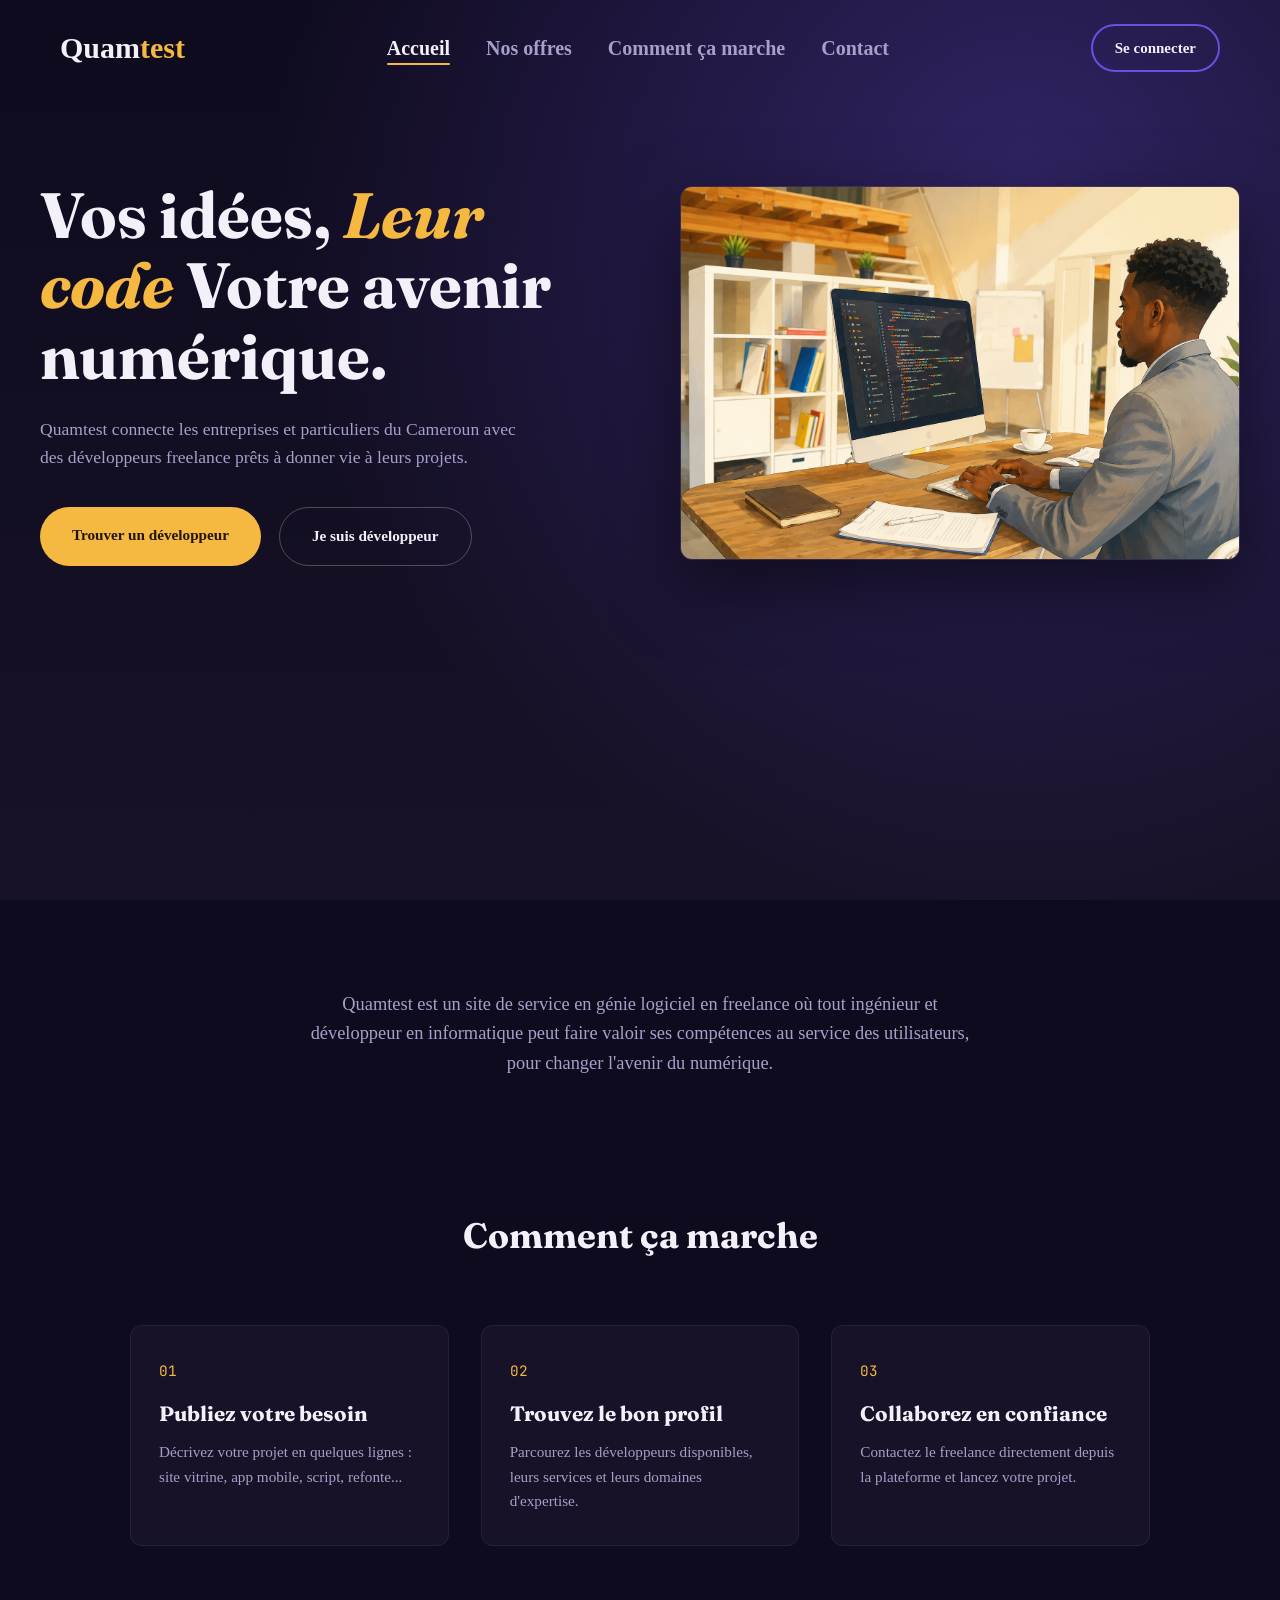
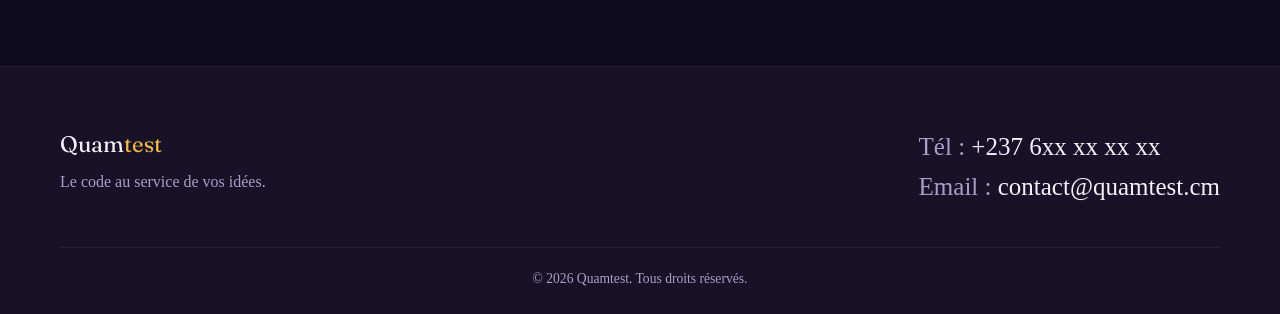
<file: index.html>
<!DOCTYPE html>
<html lang="fr">
<head>
<meta charset="UTF-8">
<meta name="viewport" content="width=device-width, initial-scale=1.0">
<title>Quamtest — Vos idées, leur code</title>

<link rel="preconnect" href="https://fonts.googleapis.com">
<link href="https://fonts.googleapis.com/css2?family=Fraunces:opsz,wght@9..144,400;9..144,600;9..144,700&family=Inter:wght@400;500;600&family=JetBrains+Mono:wght@400;500&display=swap" rel="stylesheet">
<link rel="stylesheet" href="./css/style.css">
</head>
<body>

<header id="siteHeader">
    <nav class="navbar">
        <a href="index.html" class="logo">Quam<span>test</span></a>
        <ul class="navlinks">
          <li><a href="index.html" class="active">Accueil</a></li>
          <li><a href="service.html">Nos offres</a></li>
          <li><a href="#comment-ca-marche">Comment ça marche</a></li>
          <li><a href="#footer-section">Contact</a></li>
        </ul>
        <a href="loginPage.html" class="nav-cta">Se connecter</a>
    </nav>

    <div class="hero">
        <div class="hero-text">
          <h1 class="titre"> Vos idées,
            <span class="accent-word">Leur code</span> Votre avenir numérique.
          </h1>

          <p class="hero-sub">
                Quamtest connecte les entreprises et particuliers du Cameroun avec des
                développeurs freelance prêts à donner vie à leurs projets.
          </p>
          <div class="hero-actions">
            <a href="choix-inscription.html" class="btn btn-primary">Trouver un développeur</a>
            <a href="choix-inscription.html" class="btn btn-ghost">Je suis développeur</a>
          </div>
        </div>

        <div class="hero-visual">
            <img src="./image/Acc.png" alt="Développeur freelance travaillant sur son ordinateur" class="hero-img">
        </div>

    </div>
</header>

<main>
    <section class="intro">
        <p>
          Quamtest est un site de service en génie logiciel en freelance où tout
          ingénieur et développeur en informatique peut faire valoir ses compétences
          au service des utilisateurs, pour changer l'avenir du numérique.
        </p>
    </section>

    <section class="steps" id="comment-ca-marche">
        <h2>Comment ça marche</h2>
        <div class="steps-grid">
          <div class="step">
            <span class="step-number">01</span>
            <h3>Publiez votre besoin</h3>
            <p>Décrivez votre projet en quelques lignes : site vitrine, app mobile, script, refonte...</p>
          </div>
          <div class="step">
            <span class="step-number">02</span>
            <h3>Trouvez le bon profil</h3>
            <p>Parcourez les développeurs disponibles, leurs services et leurs domaines d'expertise.</p>
          </div>
          <div class="step">
            <span class="step-number">03</span>
            <h3>Collaborez en confiance</h3>
            <p>Contactez le freelance directement depuis la plateforme et lancez votre projet.</p>
          </div>
        </div>
    </section>
</main>

<footer id="footer-section" class="foot">
    <div class="foot-inner">
        <div>
          <p class="foot-logo">Quam<span>test</span></p>
          <p class="foot-tagline">Le code au service de vos idées.</p>
        </div>

        <div class="foot-contact">
          <p>Tél : <span>+237 6xx xx xx xx</span></p>
          <p>Email : <span>contact@quamtest.cm</span></p>
        </div>
    </div>
  <div class="foot-bottom">&copy; 2026 Quamtest. Tous droits réservés.</div>
</footer>


<script src="./js/script.js"></script>
</body>
</html>
</file>
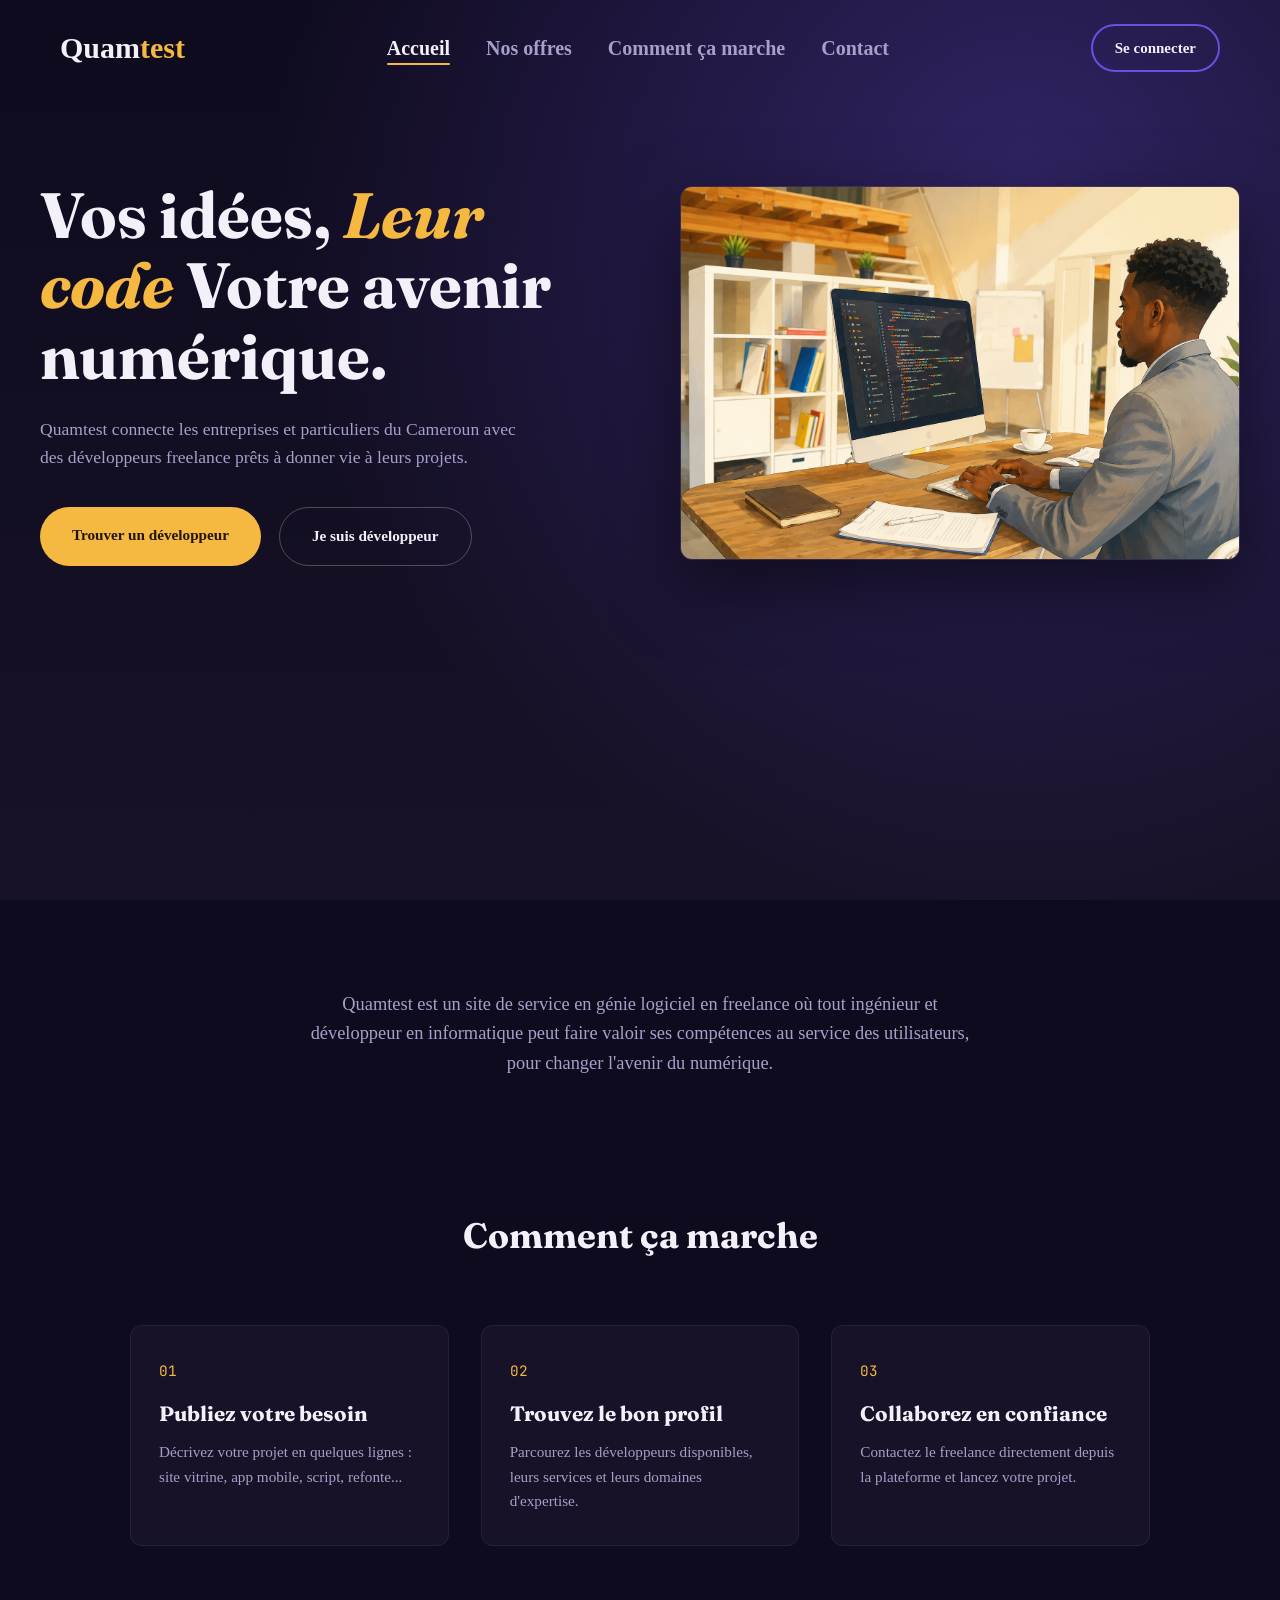
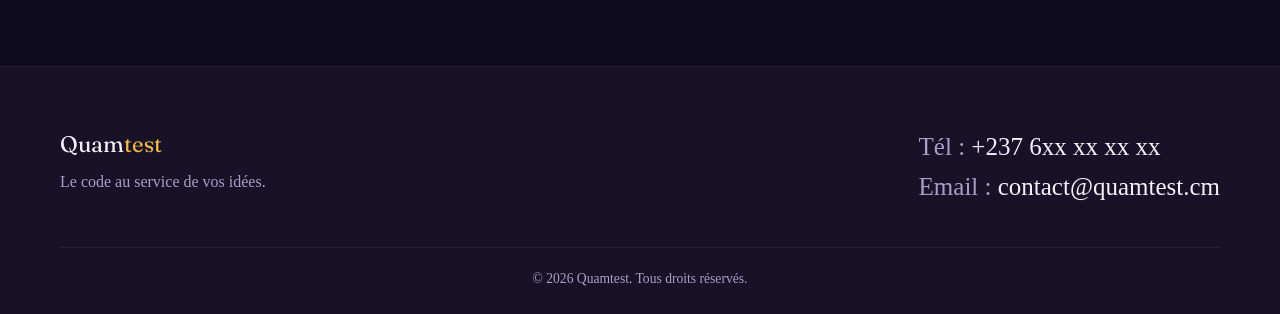
<file: acceuil.html>
<!DOCTYPE html>
<html lang="fr">
<head>
<meta charset="UTF-8">
<meta name="viewport" content="width=device-width, initial-scale=1.0">
<title>Quamtest — Vos idées, leur code</title>

<link rel="preconnect" href="https://fonts.googleapis.com">
<link href="https://fonts.googleapis.com/css2?family=Fraunces:opsz,wght@9..144,400;9..144,600;9..144,700&family=Inter:wght@400;500;600&family=JetBrains+Mono:wght@400;500&display=swap" rel="stylesheet">
<link rel="stylesheet" href="./css/style.css">
</head>
<body>

<header id="siteHeader">
    <nav class="navbar">
        <a href="#" class="logo">Quam<span>test</span></a>
        <ul class="navlinks">
          <li><a href="acceuil.html" class="active">Accueil</a></li>
          <li><a href="service.html">Nos offres</a></li>
          <li><a href="#comment-ca-marche">Comment ça marche</a></li>
          <li><a href="#footer-section">Contact</a></li>
        </ul>
        <a href="loginPage.html" class="nav-cta">Se connecter</a>
    </nav>

    <div class="hero">
        <div class="hero-text">
          <h1 class="titre"> Vos idées,
            <span class="accent-word">Leur code</span> Votre avenir numérique.
          </h1>

          <p class="hero-sub">
                Quamtest connecte les entreprises et particuliers du Cameroun avec des
                développeurs freelance prêts à donner vie à leurs projets.
          </p>
          <div class="hero-actions">
            <a href="choix-inscription.html" class="btn btn-primary">Trouver un développeur</a>
            <a href="choix-inscription.html" class="btn btn-ghost">Je suis développeur</a>
          </div>
        </div>

        <div class="hero-visual">
            <img src="./image/Acc.png" alt="Développeur freelance travaillant sur son ordinateur" class="hero-img">
        </div>

    </div>
</header>

<main>
    <section class="intro">
        <p>
          Quamtest est un site de service en génie logiciel en freelance où tout
          ingénieur et développeur en informatique peut faire valoir ses compétences
          au service des utilisateurs, pour changer l'avenir du numérique.
        </p>
    </section>

    <section class="steps" id="comment-ca-marche">
        <h2>Comment ça marche</h2>
        <div class="steps-grid">
          <div class="step">
            <span class="step-number">01</span>
            <h3>Publiez votre besoin</h3>
            <p>Décrivez votre projet en quelques lignes : site vitrine, app mobile, script, refonte...</p>
          </div>
          <div class="step">
            <span class="step-number">02</span>
            <h3>Trouvez le bon profil</h3>
            <p>Parcourez les développeurs disponibles, leurs services et leurs domaines d'expertise.</p>
          </div>
          <div class="step">
            <span class="step-number">03</span>
            <h3>Collaborez en confiance</h3>
            <p>Contactez le freelance directement depuis la plateforme et lancez votre projet.</p>
          </div>
        </div>
    </section>
</main>

<footer id="footer-section" class="foot">
    <div class="foot-inner">
        <div>
          <p class="foot-logo">Quam<span>test</span></p>
          <p class="foot-tagline">Le code au service de vos idées.</p>
        </div>

        <div class="foot-contact">
          <p>Tél : <span>+237 6xx xx xx xx</span></p>
          <p>Email : <span>contact@quamtest.cm</span></p>
        </div>
    </div>
  <div class="foot-bottom">&copy; 2026 Quamtest. Tous droits réservés.</div>
</footer>


<script src="./js/script.js"></script>
</body>
</html>
</file>
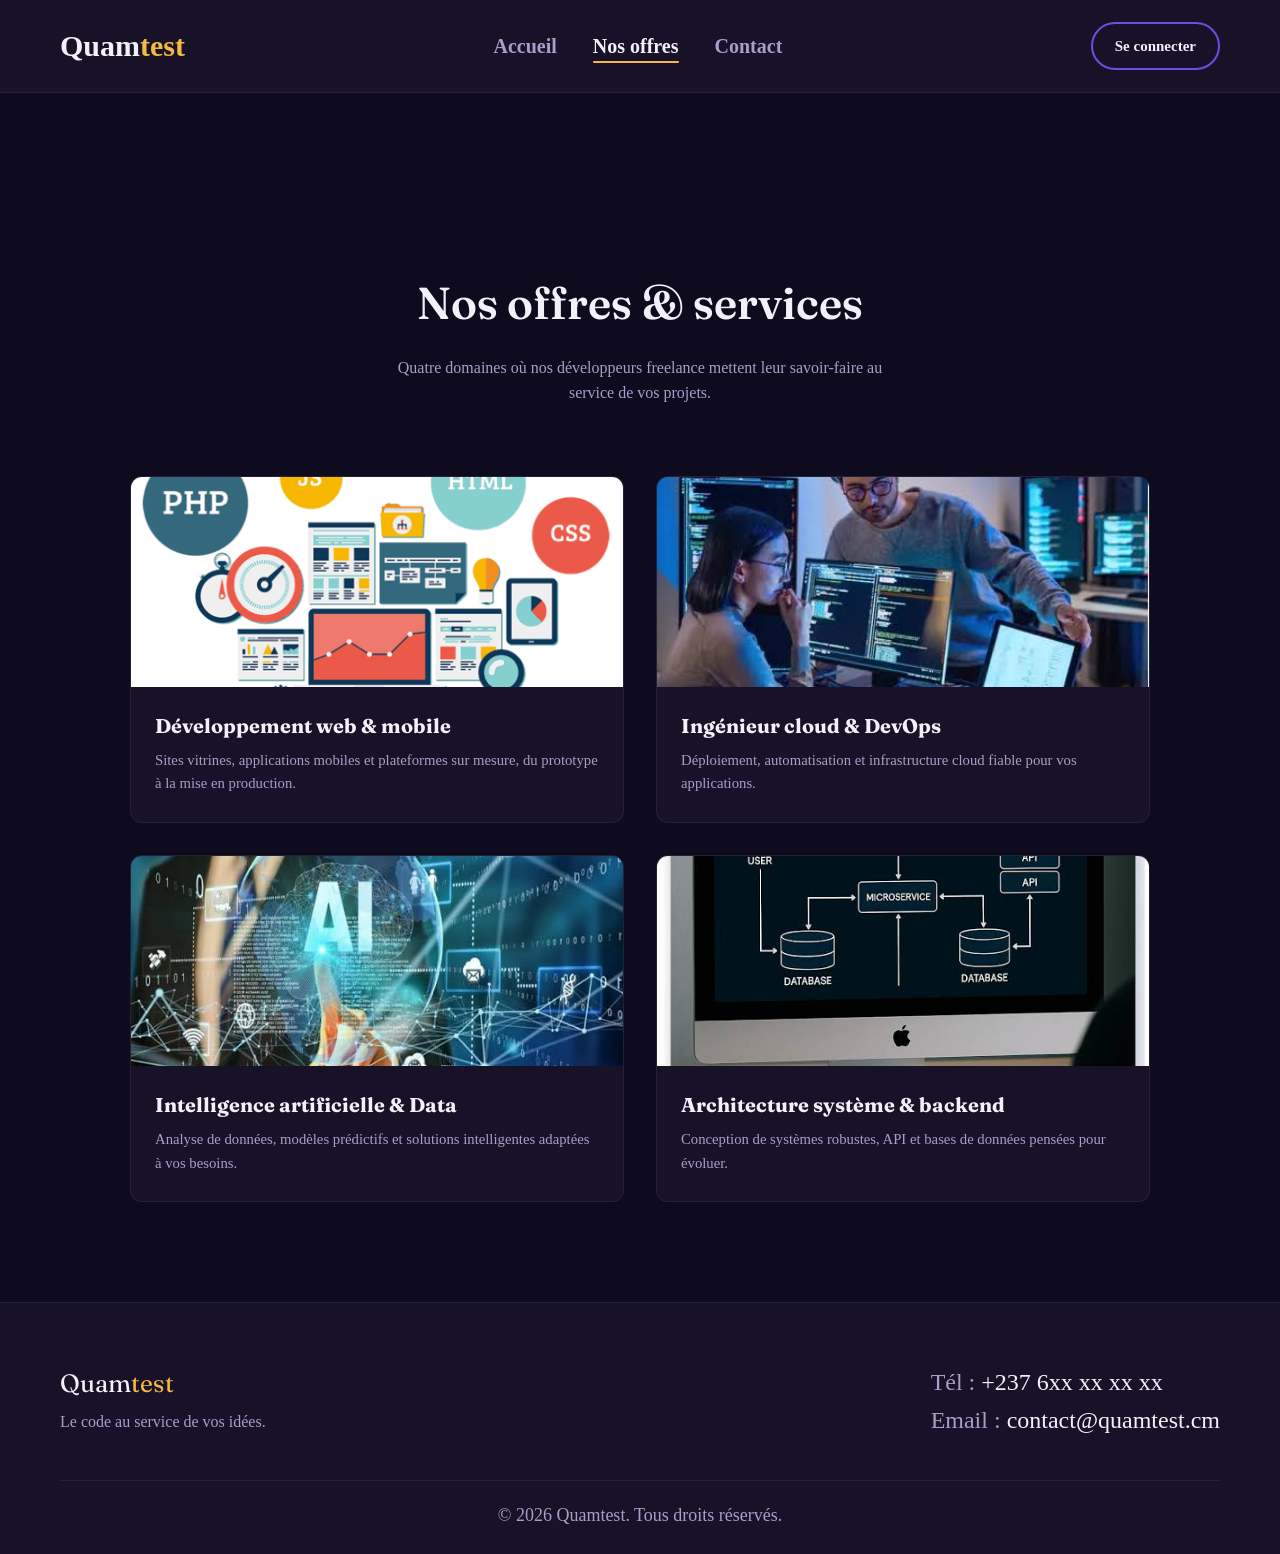
<file: service.html>
<!DOCTYPE html>
<html lang="fr">
<head>
<meta charset="UTF-8">
<meta name="viewport" content="width=device-width, initial-scale=1.0">
<title>Quamtest — Nos offres & services</title>

<link rel="preconnect" href="https://fonts.googleapis.com">
<link href="https://fonts.googleapis.com/css2?family=Fraunces:opsz,wght@9..144,400;9..144,600;9..144,700&family=Inter:wght@400;500;600&family=JetBrains+Mono:wght@400;500&display=swap" rel="stylesheet">
<link rel="stylesheet" href="./css/services.css">
</head>
<body>

    <header class="header-simple" id="siteHeader">
      <nav class="navbar">
        <a href="index.html" class="logo">Quam<span>test</span></a>
        <ul class="navlinks">
          <li><a href="index.html">Accueil</a></li>
          <li><a href="service.html" class="active">Nos offres</a></li>
          <li><a href="index.html#footer-section">Contact</a></li>
        </ul>
        <a href="loginPage.html" class="nav-cta">Se connecter</a>
      </nav>
    </header>

    <main class="offres">
        <section class="offres-intro">
          <h1 class="pati">Nos offres &amp; services</h1>
          <p class="offres-sub">
            Quatre domaines où nos développeurs freelance mettent leur savoir-faire
            au service de vos projets.
          </p>
        </section>

        <div class="grid">
            <article class="card">
              <div class="imcon"><a href="passerCommande.html"><img src="./image/webmobile.png" alt="Développement web et mobile"></a></div>
              <div class="dev">
                <h2>Développement web &amp; mobile</h2>
                <p>Sites vitrines, applications mobiles et plateformes sur mesure, du prototype à la mise en production.</p>
              </div>
            </article>

            <article class="card">
              <div class="imcon"><a href="passerCommande.html"><img src="./image/devops.jpe" alt="Ingénieur cloud et DevOps"></a></div>
              <div class="dev">
                <h2>Ingénieur cloud &amp; DevOps</h2>
                <p>Déploiement, automatisation et infrastructure cloud fiable pour vos applications.</p>
              </div>
            </article>

            <article class="card">
              <div class="imcon"><a href="passerCommande.html"><img src="./image/IA.jpe" alt="Intelligence artificielle et Data"></a></div>
              <div class="dev">
                <h2>Intelligence artificielle &amp; Data</h2>
                <p>Analyse de données, modèles prédictifs et solutions intelligentes adaptées à vos besoins.</p>
              </div>
            </article>

            <article class="card">
              <div class="imcon"><a href="passerCommande.html"><img src="./image/Architecture.jpe" alt="Architecture système et backend"></a></div>
              <div class="dev">
                <h2>Architecture système &amp; backend</h2>
                <p>Conception de systèmes robustes, API et bases de données pensées pour évoluer.</p>
              </div>
            </article>
        </div>
    </main>

    <footer id="footer-section" class="foot">
      <div class="foot-inner">
        <div>
          <p class="foot-logo">Quam<span>test</span></p>
          <p class="foot-tagline">Le code au service de vos idées.</p>
        </div>
        <div class="foot-contact">
          <p>Tél : <span>+237 6xx xx xx xx</span></p>
          <p>Email : <span>contact@quamtest.cm</span></p>
        </div>
      </div>
      <div class="foot-bottom">&copy; 2026 Quamtest. Tous droits réservés.</div>
    </footer>


<script src="./js/script.js"></script>
</body>
</html>
</file>
<file: css/style.css>
*{
  margin:0;
  padding:0;
  box-sizing:border-box;
}

:root{
  --ink:#0f0b1e;
  --surface:#171227;
  --surface-alt:#201a35;
  --primary:#6c4fe0;
  --primary-dark:#4a2fb8;
  --accent:#f5b942;
  --text:#f3f0fa;
  --muted:#a79fc9;
  --term-green:#8be9a8;
  --radius:12px;
}

body{
  background-color:var(--ink);
  color:var(--text);
  line-height:1.6;
}

a{
  text-decoration:none;
  color:inherit;
}

/* ===== HEADER / HERO ===== */

header{
  min-height:100vh;
  background:
    radial-gradient(circle at 80% 20%, rgba(108,79,224,0.35), transparent 60%),
    linear-gradient(180deg, #0f0b1e 0%, #171227 100%);
  padding-bottom:60px;
}

.navbar{
  position:fixed;
  top:0;
  left:0;
  width:100%;
  z-index:1000;
  display:flex;
  align-items:center;
  justify-content:space-between;
  padding:24px 60px;
  transition:background 0.3s ease, backdrop-filter 0.3s ease;
}

.navbar.scrolled,
header.scrolled .navbar{
  background:rgba(15,11,30,0.85);
  backdrop-filter:blur(10px);
  box-shadow:0 1px 0 rgba(255,255,255,0.06);
}

.logo{
  font-size:30px;
  font-weight:900;
  color:var(--text);
}

.logo span{
  color:var(--accent);
}

.navlinks{
  display:flex;
  justify-content: center;
  align-items: center;
  list-style:none;
   gap:36px;
}

.navlinks a{
  font-size:20px;
  font-weight: bold;
  color:var(--muted);
  position:relative;
  transition:color 0.25s ease;
}


.navlinks a:hover,
.navlinks a.active{
  color:var(--text);
}

.navlinks a.active::after{
  content:'';
  position:absolute;
  left:0;
  bottom:-6px;
  width:100%;
  height:2px;
  background:var(--accent);
  border-radius:2px;
}

.nav-cta{
  border:2px solid var(--primary);
  padding:10px 22px;
  border-radius:50px;
  font-size:15px;
  font-weight: bold;
  transition:background 0.25s ease, transform 0.15s ease;
}


.nav-cta:hover{
  background:var(--primary);
  transform:translateY(-1px);
}

.hero{
  display:flex;
  align-items:center;
  padding: 180px 40px 40px;
  justify-content:center;
  gap:60px;
  flex-wrap:wrap;
}

.hero-text{
  flex:1 1 480px;
}


.titre{
  font-family:'Fraunces', serif;
  font-weight:bold;
  font-size:clamp(2.4rem, 4rem, 4rem);
  line-height:1.1;
  margin-bottom:24px;
}
.accent-word{
  color:var(--accent);
  font-style:italic;
}

.hero-sub{
  color:var(--muted);
  font-size:1.1em;
  max-width:480px;
  margin-bottom:36px;
}

.hero-actions{
  display:flex;
  gap:18px;
  flex-wrap:wrap;
}

.btn{
  padding:16px 32px;
  border-radius:50px;
  font-weight:600;
  font-size:0.95em;
  transition:transform 0.15s ease, background 0.25s ease;
  display:inline-block;
}
.btn-primary{
  background:var(--accent);
  color:#211505;
}
.btn-primary:hover{
  transform:translateY(-2px);
  background:#ffc65c;
}
.btn-ghost{
  border:1px solid rgba(255,255,255,0.25);
  color:var(--text);
}
.btn-ghost:hover{
  border-color:var(--primary);
  background:rgba(108,79,224,0.15);
}

/* ===== HERO IMAGE ===== */

.hero-visual{
  flex:1 1 460px;
}

.hero-img{
  width:100%;
  height:auto;
  display:block;
  border-radius:var(--radius);
  box-shadow:0 25px 70px rgba(0,0,0,0.5);
  border:1px solid rgba(255,255,255,0.08);
}

/* ===== INTRO ===== */

.intro{
  max-width:760px;
  margin:0 auto;
  padding:90px 40px;
  text-align:center;
  color:var(--muted);
  font-size:1.15em;
}

/* ===== STEPS ===== */

.steps{
  max-width:1100px;
  margin:0 auto;
  padding:40px 40px 120px;
}
.steps h2{
  font-family:'Fraunces', serif;
  font-size:2.2em;
  text-align:center;
  margin-bottom:60px;
}
.steps-grid{
  display:grid;
  grid-template-columns:repeat(3, 1fr);
  gap:32px;
}
.step{
  background:var(--surface);
  border:1px solid rgba(255,255,255,0.06);
  border-radius:var(--radius);
  padding:32px 28px;
  transition:transform 0.2s ease, border-color 0.2s ease;
}
.step:hover{
  transform:translateY(-6px);
  border-color:var(--primary);
}
.step-number{
  font-family:'JetBrains Mono', monospace;
  color:var(--accent);
  font-size:0.9em;
}
.step h3{
  font-family:'Fraunces', serif;
  font-size:1.3em;
  margin:14px 0 10px;
}
.step p{
  color:var(--muted);
  font-size:0.95em;
}

/* ===== FOOTER ===== */

.foot{
  background:var(--surface);
  border-top:1px solid rgba(255,255,255,0.06);
  padding:60px 60px 24px;
}
.foot-inner{
  display:flex;
  justify-content:space-between;
  flex-wrap:wrap;
  gap:24px;
  max-width:1200px;
  margin:0 auto 40px;
}
.foot-logo{
  font-family:'Fraunces', serif;
  font-size:1.4em;
}
.foot-logo span{
  color:var(--accent);
}
.foot-tagline{
  color:var(--muted);
  margin-top:6px;
}


.foot-contact p{
  color:var(--muted);
  font-size: 25px;
}
.foot-contact span{
  color:var(--text);
}
.foot-bottom{
  text-align:center;
  color:var(--muted);
  font-size:0.85em;
  border-top:1px solid rgba(255,255,255,0.06);
  padding-top:20px;
  max-width:1200px;
  margin:0 auto;
}



/* ===== RESPONSIVE ===== */

@media (max-width: 900px){
  .navlinks{ display:none; }
  .hero{ padding-top:140px; }
  .steps-grid{ grid-template-columns:1fr; }
  .navbar{ padding:20px 24px; }
  .foot{ padding:40px 24px 24px; }
}
</file>
<file: css/services.css>
*{
  margin:0;
  padding:0;
  box-sizing:border-box;
}

:root{
  --ink:#0f0b1e;
  --surface:#171227;
  --surface-alt:#201a35;
  --primary:#6c4fe0;
  --primary-dark:#4a2fb8;
  --accent:#f5b942;
  --text:#f3f0fa;
  --muted:#a79fc9;
  --term-green:#8be9a8;
  --radius:12px;
}

body{
  background-color:var(--ink);
  color:var(--text);
  line-height:1.6;
}

a{
  text-decoration:none;
  color:inherit;
}

/* ===== HEADER / HERO ===== */

header{
  min-height:100vh;
  background:
    radial-gradient(circle at 80% 20%, rgba(108,79,224,0.35), transparent 60%),
    linear-gradient(180deg, #0f0b1e 0%, #171227 100%);
  padding-bottom:60px;
}

.navbar{
  position:fixed;
  top:0;
  left:0;
  width: 100%;
  z-index: 1000;
  display: flex;
  align-items: center;
  justify-content: space-between;
  padding: 24px 60px;
  transition:background 0.3s ease, backdrop-filter 0.3s ease;
}

.navbar.scrolled,
header.scrolled .navbar{
  background:rgba(15,11,30,0.85);
  backdrop-filter:blur(10px);
  box-shadow:0 1px 0 rgba(255,255,255,0.06);
}

.logo{
  font-size:30px;
  font-weight:900;
  color:var(--text);
}

.logo span{
  color:var(--accent);
}

.navlinks{
  display:flex;
  justify-content: center;
  align-items: center;
  list-style:none;
   gap:36px;
}

.navlinks a{
  font-size:20px;
  font-weight: bold;
  color:var(--muted);
  position:relative;
  transition:color 0.25s ease;
}


.navlinks a:hover,
.navlinks a.active{
  color:var(--text);
}

.navlinks a.active::after{
  content:'';
  position:absolute;
  left:0;
  bottom:-6px;
  width:100%;
  height:2px;
  background:var(--accent);
  border-radius:2px;
}

.nav-cta{
  border:2px solid var(--primary);
  padding:10px 22px;
  border-radius:50px;
  font-size:15px;
  font-weight: bold;
  transition:background 0.25s ease, transform 0.15s ease;
}


.nav-cta:hover{
  background:var(--primary);
  transform:translateY(-1px);
}

/* ===== HEADER SIMPLE (pages secondaires) ===== */

.header-simple{
  min-height:auto;
  background:var(--surface);
  border-bottom:1px solid rgba(255,255,255,0.06);
  padding-bottom:0;
}
.header-simple .navbar{
  position:relative;
  padding:22px 60px;
}
.header-simple.scrolled .navbar{
  background:transparent;
  backdrop-filter:none;
}

/* ===== PAGE OFFRES ===== */

.offres{
  max-width:1100px;
  margin:0 auto;
  padding:160px 40px 100px;
}

.offres-intro{
  text-align:center;
  margin-bottom:70px;
}
.offres-intro .eyebrow{
  justify-content:center;
  display:flex;
}
.pati{
  font-family:'Fraunces', serif;
  font-weight:600;
  font-size:clamp(2rem, 4vw, 2.8em);
  color:var(--text);
  margin:14px 0 16px;
}
.offres-sub{
  color:var(--muted);
  max-width:520px;
  margin:0 auto;
}

.grid{
  display:grid;
  grid-template-columns:repeat(auto-fit, minmax(340px, 1fr));
  gap:32px;
}

.card{
  background:var(--surface);
  border:1px solid rgba(255,255,255,0.06);
  border-radius:var(--radius);
  overflow:hidden;
  display:flex;
  flex-direction:column;
  transition:transform 0.25s ease, border-color 0.25s ease;
}
.card:hover{
  transform:translateY(-6px);
  border-color:var(--primary);
}

.imcon{
  width:100%;
  height:210px;
  overflow:hidden;
}
.imcon img{
  width:100%;
  height:100%;
  object-fit:cover;
  display:block;
}

.dev{
  padding:26px 24px;
  display:flex;
  flex-direction:column;
  flex-grow:1;
}
.dev h2{
  font-family:'Fraunces', serif;
  font-size:1.25em;
  color:var(--text);
  margin-bottom:10px;
  line-height:1.3;
}
.dev p{
  color:var(--muted);
  font-size:0.92em;
}


/* ===== FOOTER ===== */

.foot{
  background: var(--surface);
  border-top: 1px solid rgba(255,255,255,0.06);
  padding: 60px 60px 24px;
}

.foot-inner{
  display:flex;
  justify-content:space-between;
  flex-wrap:wrap;
  gap:24px;
  max-width:1200px;
  margin:0 auto 40px;
}
.foot-logo{
  font-family:'Fraunces', serif;
  font-size: 25px;
}
.foot-logo span{
  color:var(--accent);
}
.foot-tagline{
  color:var(--muted);
  margin-top:6px;
}


.foot-contact p{
  color:var(--muted);
  font-size: 24px;
}

.foot-contact span{
  color: var(--text);
}


.foot-bottom{
  text-align: center;
  color: var(--muted);
  font-size: 18px;
  border-top: 1px solid rgba(255,255,255,0.06);
  padding-top: 20px;
  max-width: 1200px;
  margin: 0 auto;
}



/* ===== RESPONSIVE ===== */

@media (max-width: 900px){
  .navlinks{ display:none; }
  .hero{ padding-top:140px; }
  .steps-grid{ grid-template-columns:1fr; }
  .navbar{ padding:20px 24px; }
  .foot{ padding:40px 24px 24px; }
}

@media (max-width: 900px){
  .offres{ padding-top:120px; }
  .header-simple .navbar{ padding:20px 24px; }
}
</file>
